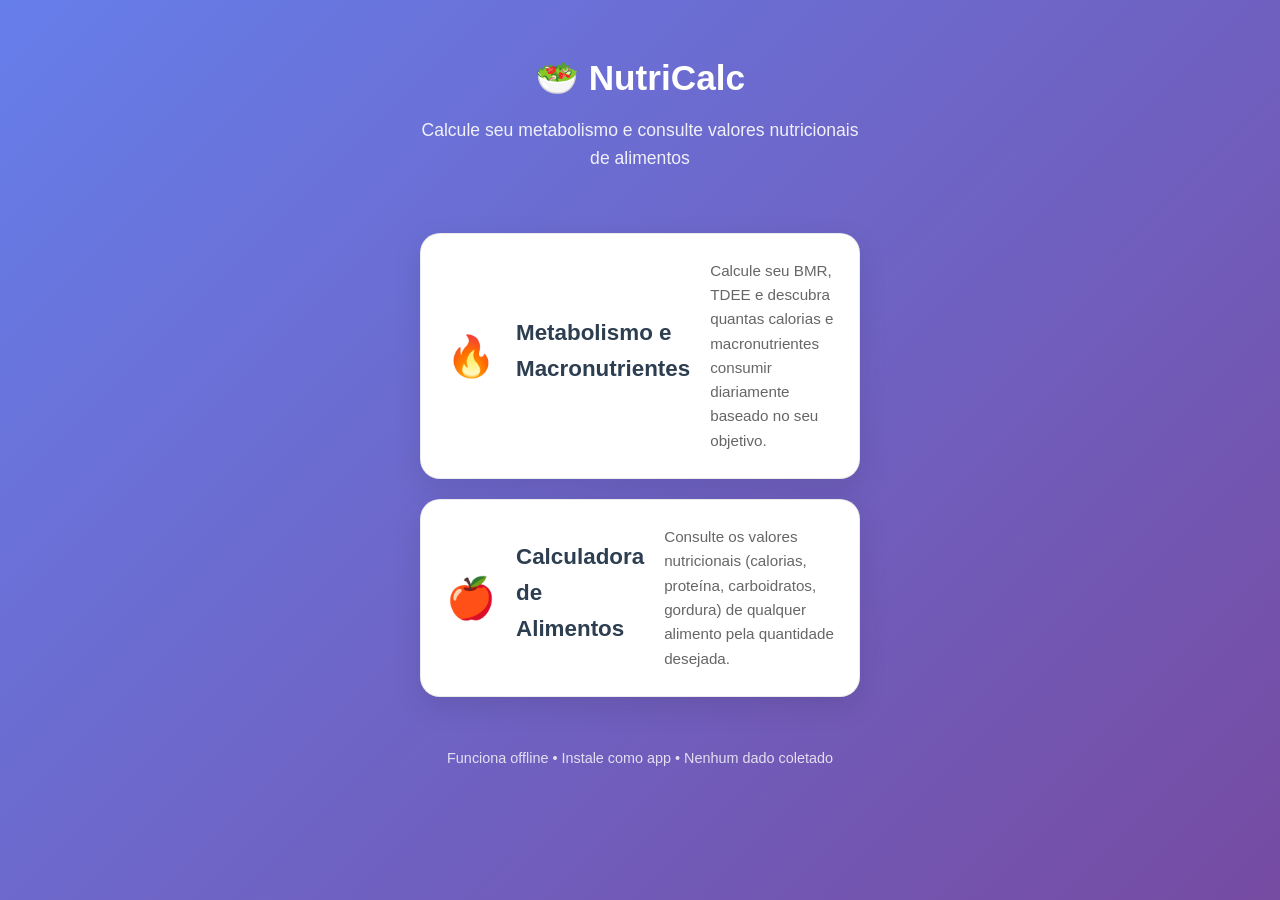
<file: index.html>
<!DOCTYPE html>
<html lang="pt-BR">
<head>
    <meta charset="UTF-8">
    <meta name="viewport" content="width=device-width, initial-scale=1.0">
    <title>NutriCalc - Calculadora de Nutrição</title>
    <link rel="manifest" href="manifest.json">
    <link rel="stylesheet" href="style.css">
</head>
<body>
    <div class="container">
        <header>
            <h1>🥗 NutriCalc</h1>
            <p>Calcule seu metabolismo e consulte valores nutricionais de alimentos</p>
        </header>

        <div class="cards">
            <a href="metabolismo-calculadora.html" class="card">
                <div class="card-icon">🔥</div>
                <h3>Metabolismo e Macronutrientes</h3>
                <p>Calcule seu BMR, TDEE e descubra quantas calorias e macronutrientes consumir diariamente baseado no seu objetivo.</p>
            </a>

            <a href="alimento-calculadora.html" class="card">
                <div class="card-icon">🍎</div>
                <h3>Calculadora de Alimentos</h3>
                <p>Consulte os valores nutricionais (calorias, proteína, carboidratos, gordura) de qualquer alimento pela quantidade desejada.</p>
            </a>
        </div>

        <footer>
            <p>Funciona offline • Instale como app • Nenhum dado coletado</p>
        </footer>
    </div>

    <script>
        // Register service worker for PWA functionality
        if ('serviceWorker' in navigator) {
            window.addEventListener('load', () => {
                navigator.serviceWorker.register('service-worker.js')
                    .then(reg => console.log('Service Worker registrado:', reg.scope))
                    .catch(err => console.error('Falha ao registrar Service Worker:', err));
            });
        }
    </script>
</body>
</html>
</file>
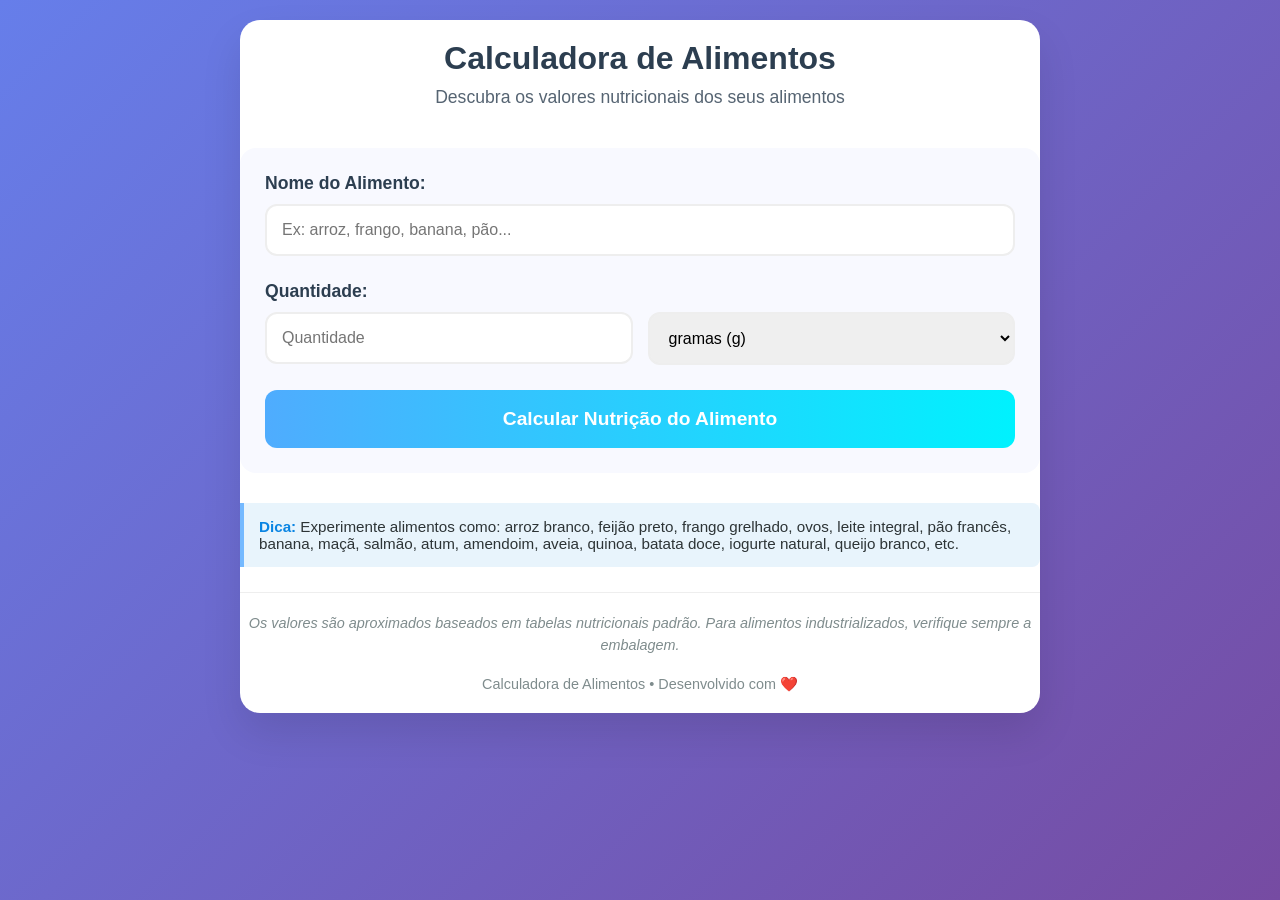
<file: alimento-calculadora.html>
<!DOCTYPE html>
<html lang="pt-BR">
<head>
    <meta charset="UTF-8">
    <meta name="viewport" content="width=device-width, initial-scale=1.0">
    <title>Calculadora de Alimentos - NutriCalc</title>
    <link rel="manifest" href="manifest.json">
    <style>
        * {
            margin: 0;
            padding: 0;
            box-sizing: border-box;
        }

        body {
            font-family: 'Segoe UI', Tahoma, Geneva, Verdana, sans-serif;
            background: linear-gradient(135deg, #667eea 0%, #764ba2 100%);
            min-height: 100vh;
            padding: 20px;
            display: flex;
            justify-content: center;
            align-items: flex-start;
        }

        .container {
            background: white;
            border-radius: 20px;
            box-shadow: 0 20px 40px rgba(0,0,0,0.1);
            width: 100%;
            max-width: 800px;
        }

        header {
            text-align: center;
            color: #2c3e50;
            margin-bottom: 20px;
            padding: 20px;
        }

        header h1 {
            font-size: 2rem;
            margin-bottom: 10px;
            font-weight: 700;
        }

        header p {
            opacity: 0.8;
            font-size: 1.1rem;
        }

        .form-content {
            background: #f8f9ff;
            border-radius: 16px;
            padding: 25px;
            margin-bottom: 30px;
        }

        .form-group {
            margin-bottom: 25px;
        }

        label {
            display: block;
            margin-bottom: 10px;
            font-weight: 600;
            color: #2c3e50;
            font-size: 1.1rem;
        }

        input, select {
            width: 100%;
            padding: 15px;
            border: 2px solid #eee;
            border-radius: 12px;
            font-size: 1rem;
            transition: all 0.3s ease;
        }

        input:focus, select:focus {
            border-color: #4facfe;
            box-shadow: 0 0 0 3px rgba(79, 172, 254, 0.2);
            outline: none;
        }

        .unit-selector {
            display: flex;
            gap: 15px;
            margin-top: 10px;
        }

        .unit-selector div {
            flex: 1;
        }

        button {
            width: 100%;
            background: linear-gradient(to right, #4facfe, #00f2fe);
            color: white;
            border: none;
            padding: 18px;
            font-size: 1.2rem;
            border-radius: 12px;
            cursor: pointer;
            font-weight: 700;
            transition: all 0.3s ease;
            position: relative;
            overflow: hidden;
        }

        button:hover {
            transform: translateY(-3px);
            box-shadow: 0 10px 20px rgba(79, 172, 254, 0.3);
        }

        button:active {
            transform: translateY(0);
        }

        button::after {
            content: '';
            position: absolute;
            top: 50%;
            left: 0;
            width: 0;
            height: 0;
            background: rgba(255,255,255,0.2);
            border-radius: 50%;
            transform: translate(-50%, -50%);
            transition: width 0.5s, height 0.5s;
        }

        button:hover::after {
            width: 300px;
            height: 300px;
        }

        .result {
            margin-top: 30px;
            padding: 25px;
            background: linear-gradient(to bottom, #f8f9ff, #eef2ff);
            border-radius: 16px;
            display: none;
            animation: slideUp 0.6s ease-out;
        }

        @keyframes slideUp {
            from {
                opacity: 0;
                transform: translateY(30px);
            }
            to {
                opacity: 1;
                transform: translateY(0);
            }
        }

        .result h2 {
            color: #2c3e50;
            text-align: center;
            margin-bottom: 25px;
            display: flex;
            align-items: center;
            justify-content: center;
            gap: 10px;
        }

        .result h2::before, .result h2::after {
            content: '';
            width: 40px;
            height: 3px;
            background: linear-gradient(to right, #4facfe, #00f2fe);
        }

        .result-grid {
            display: grid;
            gap: 20px;
            margin-bottom: 25px;
        }

        .result-card {
            background: white;
            padding: 20px;
            border-radius: 14px;
            box-shadow: 0 5px 15px rgba(0,0,0,0.08);
            border-left: 4px solid;
            transition: transform 0.3s ease;
        }

        .result-card:hover {
            transform: translateY(-5px);
        }

        .result-card.food { border-left-color: #fdcb6e; }

        .result-card h3 {
            color: #2c3e50;
            margin-bottom: 15px;
            display: flex;
            align-items: center;
            gap: 8px;
            font-size: 1.1rem;
        }

        .result-item {
            display: flex;
            justify-content: space-between;
            padding: 12px 0;
            border-bottom: 1px solid #eee;
        }

        .result-item:last-child {
            border-bottom: none;
        }

        .result-label {
            font-weight: 600;
            color: #34495e;
        }

        .result-value {
            font-weight: 700;
            font-size: 1.2rem;
            color: #2c3e50;
        }

        .macros-grid {
            display: grid;
            grid-template-columns: repeat(auto-fit, minmax(120px, 1fr));
            gap: 15px;
            margin-top: 20px;
        }

        .macro-item {
            background: #f8f9ff;
            padding: 15px;
            border-radius: 10px;
            text-align: center;
            border: 2px solid #eee;
            transition: all 0.3s ease;
        }

        .macro-item:hover {
            transform: translateY(-3px);
            box-shadow: 0 5px 15px rgba(0,0,0,0.1);
        }

        .macro-label {
            font-size: 0.9rem;
            color: #636e72;
            margin-bottom: 8px;
            font-weight: 600;
        }

        .macro-value {
            font-size: 1.8rem;
            font-weight: 800;
            color: #2c3e50;
        }

        .macro-unit {
            font-size: 0.9rem;
            color: #636e72;
        }

        .food-search-tip {
            background: #e8f4fc;
            border-left: 4px solid #74b9ff;
            padding: 15px;
            margin-top: 20px;
            border-radius: 0 8px 8px 0;
            font-size: 0.95rem;
            color: #2d3436;
        }

        .food-search-tip strong {
            color: #0984e3;
        }

        .info-text {
            margin-top: 25px;
            font-size: 0.9rem;
            color: #7f8c8d;
            text-align: center;
            padding-top: 20px;
            border-top: 1px solid #eee;
            line-height: 1.5;
        }

        .footer {
            text-align: center;
            padding: 20px;
            color: #7f8c8d;
            font-size: 0.9rem;
        }

        @media (max-width: 480px) {
            .form-content {
                padding: 20px;
            }

            header h1 {
                font-size: 1.8rem;
            }

            .unit-selector {
                flex-direction: column;
            }

            .result-card {
                padding: 15px;
            }

            .macros-grid {
                grid-template-columns: repeat(2, 1fr);
            }

            .food-search-tip {
                padding: 12px;
            }
        }
    </style>
</head>
<body>
    <div class="container">
        <header>
            <h1>Calculadora de Alimentos</h1>
            <p>Descubra os valores nutricionais dos seus alimentos</p>
        </header>

        <div class="form-content">
            <form id="foodForm">
                <div class="form-group">
                    <label for="foodName">Nome do Alimento:</label>
                    <input type="text" id="foodName" placeholder="Ex: arroz, frango, banana, pão..." required>
                </div>

                <div class="form-group">
                    <label for="quantity">Quantidade:</label>
                    <div class="unit-selector">
                        <div>
                            <input type="number" id="quantityValue" min="1" placeholder="Quantidade" required>
                        </div>
                        <div>
                            <select id="quantityUnit" required>
                                <option value="grams">gramas (g)</option>
                                <option value="portion">porção</option>
                                <option value="cup">xícara (chá)</option>
                                <option value="slice">fatia</option>
                                <option value="unit">unidade</option>
                            </select>
                        </div>
                    </div>
                </div>

                <button type="submit">Calcular Nutrição do Alimento</button>
            </form>
        </div>

        <div class="result" id="foodResult">
            <h2>Informações Nutricionais</h2>
            <div class="result-card food">
                <h3>🍎 Alimento Encontrado</h3>
                <div class="result-item">
                    <span class="result-label">Nome:</span>
                    <span class="result-value" id="foodNameResult"></span>
                </div>
                <div class="result-item">
                    <span class="result-label">Quantidade consultada:</span>
                    <span class="result-value" id="foodQuantityResult"></span>
                </div>
            </div>

            <div class="result-grid">
                <div class="result-card">
                    <h3>🔥 Energia</h3>
                    <div class="result-item">
                        <span class="result-label">Calorias:</span>
                        <span class="result-value" id="foodCalories"></span> kcal
                    </div>
                </div>

                <div class="result-card">
                    <h3>🥩 Macronutrientes</h3>
                    <div class="result-item">
                        <span class="result-label">Proteína:</span>
                        <span class="result-value" id="foodProtein"></span> g
                    </div>
                    <div class="result-item">
                        <span class="result-label">Carboidratos:</span>
                        <span class="result-value" id="foodCarbs"></span> g
                    </div>
                    <div class="result-card">
                        <span class="result-label">Gordura:</span>
                        <span class="result-value" id="foodFat"></span> g
                    </div>
                </div>

                <div class="result-card">
                    <h3>📊 Por 100g</h3>
                    <div class="result-item">
                        <span class="result-label">Calorias:</span>
                        <span class="result-value" id="foodCaloriesPer100"></span> kcal
                    </div>
                    <div class="result-item">
                        <span class="result-label">Proteína:</span>
                        <span class="result-value" id="foodProteinPer100"></span> g
                    </div>
                    <div class="result-item">
                        <span class="result-label">Carboidratos:</span>
                        <span class="result-value" id="foodCarbsPer100"></span> g
                    </div>
                    <div class="result-card">
                        <span class="result-label">Gordura:</span>
                        <span class="result-value" id="foodFatPer100"></span> g
                    </div>
                </div>
            </div>
        </div>

        <div class="food-search-tip">
            <strong>Dica:</strong> Experimente alimentos como: arroz branco, feijão preto, frango grelhado, ovos, leite integral, pão francês, banana, maçã, salmão, atum, amendoim, aveia, quinoa, batata doce, iogurte natural, queijo branco, etc.
        </div>

        <div class="info-text">
            <p><em>Os valores são aproximados baseados em tabelas nutricionais padrão. Para alimentos industrializados, verifique sempre a embalagem.</em></p>
        </div>

        <div class="footer">
            Calculadora de Alimentos • Desenvolvido com ❤️
        </div>
    </div>

    <script>
        // Food database (nutrition per 100g)
        const foodDatabase = {
            // Grains & Cereals
            "arroz branco": { calories: 130, protein: 2.7, carbs: 28, fat: 0.3 },
            "arroz integral": { calories: 111, protein: 2.6, carbs: 23, fat: 0.9 },
            "aveia": { calories: 389, protein: 16.9, carbs: 66, fat: 6.9 },
            "quinoa": { calories: 120, protein: 4.4, carbs: 21, fat: 1.9 },
            "pão francês": { calories: 275, protein: 9, carbs: 49, fat: 4.2 },
            "pão integral": { calories: 247, protein: 13, carbs: 41, fat: 4.2 },

            // Proteins
            "frango grelhado": { calories: 165, protein: 31, carbs: 0, fat: 3.6 },
            "peito de frango": { calories: 165, protein: 31, carbs: 0, fat: 3.6 },
            "coxa de frango": { calories: 209, protein: 18, carbs: 0, fat: 15 },
            "ovos": { calories: 155, protein: 13, carbs: 1.1, fat: 11 },
            "ovo cozido": { calories: 155, protein: 13, carbs: 1.1, fat: 11 },
            "carne bovina magra": { calories: 250, protein: 26, carbs: 0, fat: 17 },
            "salmão": { calories: 208, protein: 20, carbs: 0, fat: 13 },
            "atum em água": { calories: 116, protein: 26, carbs: 0, fat: 0.8 },
            "atum em óleo": { calories: 190, protein: 25, carbs: 0, fat: 9 },

            // Legumes
            "feijão preto": { calories: 91, protein: 6, carbs: 16, fat: 0.5 },
            "feijão carioca": { calories: 94, protein: 6.3, carbs: 16, fat: 0.5 },
            "lentilha": { calories: 116, protein: 9, carbs: 20, fat: 0.4 },
            "grão-de-bico": { calories: 164, protein: 8.9, carbs: 27, fat: 2.6 },

            // Fruits
            "banana": { calories: 89, protein: 1.1, carbs: 23, fat: 0.3 },
            "maçã": { calories: 52, protein: 0.3, carbs: 14, fat: 0.2 },
            "laranja": { calories: 47, protein: 0.9, carbs: 12, fat: 0.1 },
            "manga": { calories: 60, protein: 0.8, carbs: 15, fat: 0.4 },
            "abacaxi": { calories: 50, protein: 0.5, carbs: 13, fat: 0.1 },
            "morango": { calories: 32, protein: 0.7, carbs: 7.7, fat: 0.3 },
            "uva": { calories: 69, protein: 0.6, carbs: 18, fat: 0.2 },

            // Vegetables
            "batata": { calories: 77, protein: 2, carbs: 17, fat: 0.1 },
            "batata doce": { calories: 86, protein: 1.6, carbs: 20, fat: 0.1 },
            "cenoura": { calories: 41, protein: 0.9, carbs: 9.6, fat: 0.2 },
            "brócolis": { calories: 34, protein: 2.8, carbs: 7, fat: 0.4 },
            "alface": { calories: 15, protein: 1.4, carbs: 2.9, fat: 0.2 },
            "tomate": { calories: 18, protein: 0.9, carbs: 3.9, fat: 0.2 },
            "cebola": { calories: 40, protein: 1.1, carbs: 9.3, fat: 0.1 },
            "alho": { calories: 149, protein: 6.4, carbs: 33, fat: 0.5 },

            // Dairy
            "leite integral": { calories: 61, protein: 3.2, carbs: 4.8, fat: 3.2 },
            "leite desnatado": { calories: 35, protein: 3.4, carbs: 5, fat: 0.2 },
            "iogurte natural": { calories: 59, protein: 3.5, carbs: 5, fat: 3.3 },
            "queijo branco": { calories: 98, protein: 11, carbs: 3.4, fat: 4.3 },
            "queijo cheddar": { calories: 403, protein: 25, carbs: 1.3, fat: 33 },

            // Nuts & Seeds
            "amendoim": { calories: 567, protein: 25.8, carbs: 16, fat: 49 },
            "amêndoas": { calories: 579, protein: 21.2, carbs: 22, fat: 50 },
            "nozes": { calories: 654, protein: 15.2, carbs: 14, fat: 65 },
            "chia": { calories: 486, protein: 16.5, carbs: 42, fat: 31 },
            "linhaça": { calories: 534, protein: 18.3, carbs: 29, fat: 42 },

            // Others
            "azeite de oliva": { calories: 884, protein: 0, carbs: 0, fat: 100 },
            "mel": { calories: 304, protein: 0.3, carbs: 82, fat: 0 },
            "açúcar": { calories: 387, protein: 0, carbs: 100, fat: 0 },
            "chocolate amargo 70%": { calories: 598, protein: 7.8, carbs: 46, fat: 42 },
        };

        // Food Calculator
        document.getElementById('foodForm').addEventListener('submit', function(e) {
            e.preventDefault();

            const foodNameInput = document.getElementById('foodName').value.trim().toLowerCase();
            const quantityValue = parseFloat(document.getElementById('quantityValue').value);
            const quantityUnit = document.getElementById('quantityUnit').value;

            if (!foodNameInput || isNaN(quantityValue) || quantityValue <= 0) {
                alert('Por favor, preencha todos os campos corretamente.');
                return;
            }

            // Find food in database (partial match)
            let foundFood = null;
            let foodKey = '';

            for (const key in foodDatabase) {
                if (key.includes(foodNameInput) || foodNameInput.includes(key)) {
                    foundFood = foodDatabase[key];
                    foodKey = key;
                    break;
                }
            }

            if (!foundFood) {
                alert('Alimento não encontrado na base de dados. Tente outro nome ou seja mais específico.');
                return;
            }

            // Convert quantity to grams based on unit
            let quantityInGrams = quantityValue;
            switch(quantityUnit) {
                case 'portion':
                    // Assume a standard portion is 100g for most foods
                    quantityInGrams = quantityValue * 100;
                    break;
                case 'cup':
                    // Assume 1 cup ≈ 240ml, but varies by food - using 150g as average
                    quantityInGrams = quantityValue * 150;
                    break;
                case 'slice':
                    // Assume 1 slice ≈ 30g (bread, cheese, etc.)
                    quantityInGrams = quantityValue * 30;
                    break;
                case 'unit':
                    // Assume 1 unit ≈ 100g (fruit, egg, etc.)
                    quantityInGrams = quantityValue * 100;
                    break;
                case 'grams':
                default:
                    quantityInGrams = quantityValue;
                    break;
            }

            // Calculate nutrition for the given quantity
            const multiplier = quantityInGrams / 100;
            const calories = foundFood.calories * multiplier;
            const protein = foundFood.protein * multiplier;
            const carbs = foundFood.carbs * multiplier;
            const fat = foundFood.fat * multiplier;

            // Display results
            document.getElementById('foodNameResult').textContent = foodKey.charAt(0).toUpperCase() + foodKey.slice(1);
            document.getElementById('foodQuantityResult').textContent = `${quantityValue} ${getUnitLabel(quantityUnit)}`;
            document.getElementById('foodCalories').textContent = Math.round(calories);
            document.getElementById('foodProtein').textContent = Math.round(protein * 10) / 10; // 1 decimal
            document.getElementById('foodCarbs').textContent = Math.round(carbs * 10) / 10; // 1 decimal
            document.getElementById('foodFat').textContent = Math.round(fat * 10) / 10; // 1 decimal
            document.getElementById('foodCaloriesPer100').textContent = foundFood.calories;
            document.getElementById('foodProteinPer100').textContent = foundFood.protein;
            document.getElementById('foodCarbsPer100').textContent = foundFood.carbs;
            document.getElementById('foodFatPer100').textContent = foundFood.fat;

            // Show result with animation
            const resultElement = document.getElementById('foodResult');
            resultElement.style.display = 'block';
            resultElement.style.opacity = '0';
            resultElement.style.transform = 'translateY(20px)';

            // Trigger reflow to enable animation
            void resultElement.offsetWidth;

            resultElement.style.transition = 'opacity 0.5s ease, transform 0.5s ease';
            resultElement.style.opacity = '1';
            resultElement.style.transform = 'translateY(0)';

            // Scroll to results
            resultElement.scrollIntoView({ behavior: 'smooth', block: 'center' });
        });

        function getUnitLabel(unit) {
            switch(unit) {
                case 'grams': return 'g';
                case 'portion': return 'porção(es)';
                case 'cup': return 'xícara(s)';
                case 'slice': return 'fatia(s)';
                case 'unit': return 'unidade(s)';
                default: return 'g';
            }
        }
    </script>

    <!-- PWA Service Worker Registration -->
    <script>
        if ('serviceWorker' in navigator) {
            window.addEventListener('load', () => {
                navigator.serviceWorker.register('service-worker.js');
            });
        }
    </script>
</body>
</html>
</file>
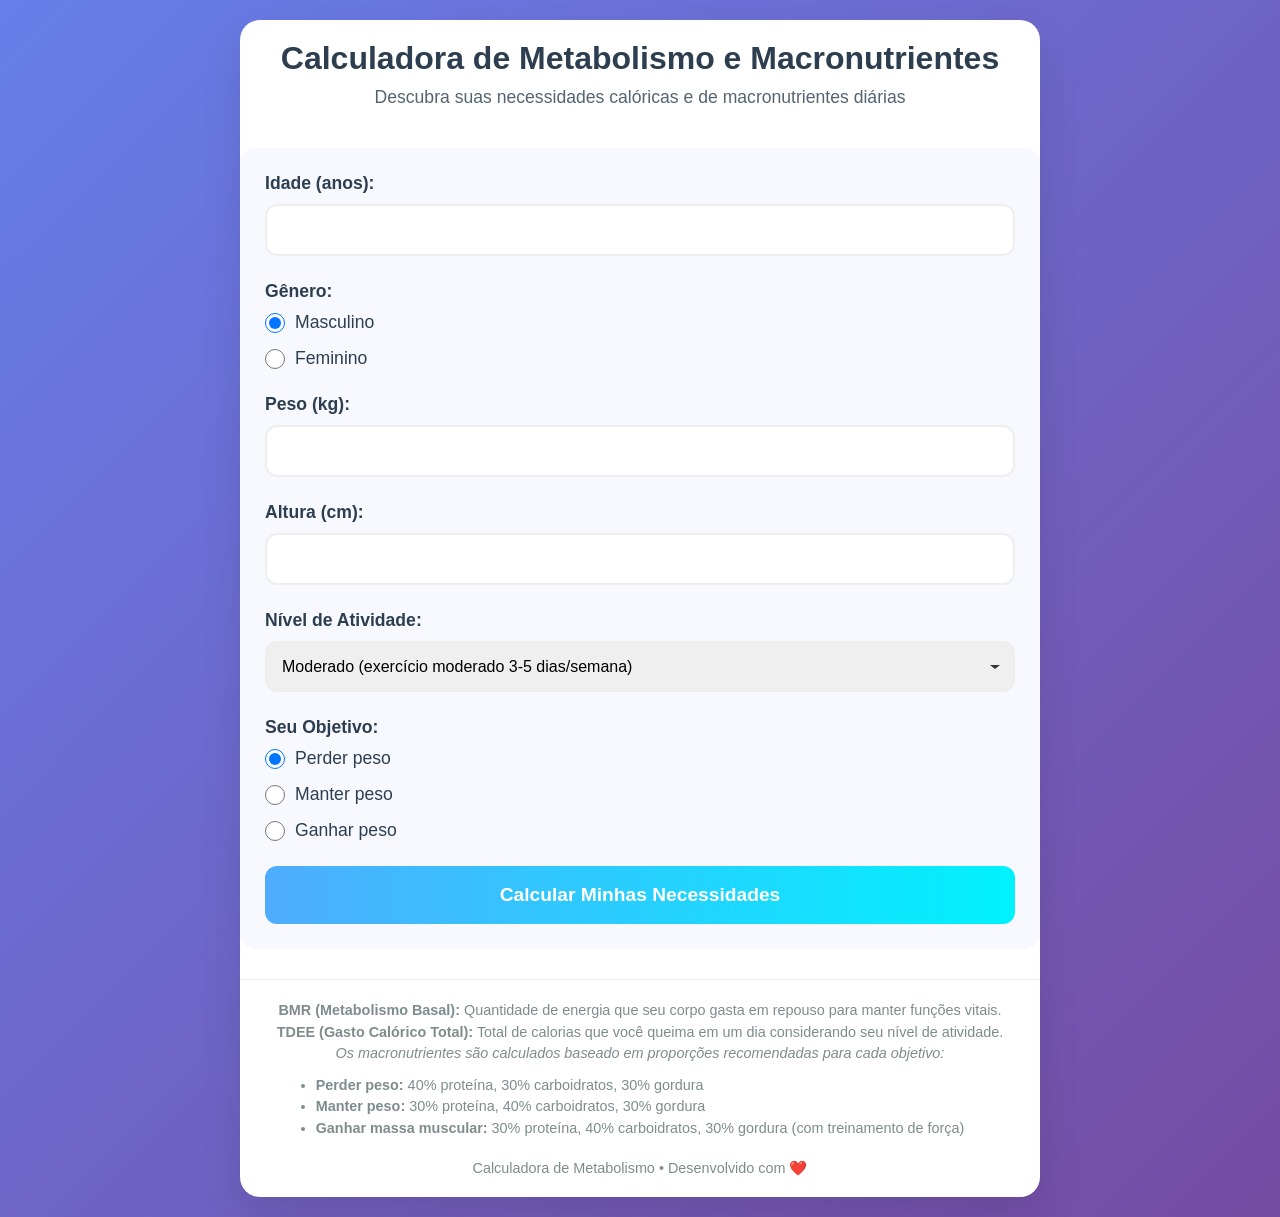
<file: metabolismo-calculadora.html>
<!DOCTYPE html>
<html lang="pt-BR">
<head>
    <meta charset="UTF-8">
    <meta name="viewport" content="width=device-width, initial-scale=1.0">
    <title>Metabolismo e Macronutrientes - NutriCalc</title>
    <link rel="manifest" href="manifest.json">
    <style>
        * {
            margin: 0;
            padding: 0;
            box-sizing: border-box;
        }

        body {
            font-family: 'Segoe UI', Tahoma, Geneva, Verdana, sans-serif;
            background: linear-gradient(135deg, #667eea 0%, #764ba2 100%);
            min-height: 100vh;
            padding: 20px;
            display: flex;
            justify-content: center;
            align-items: flex-start;
        }

        .container {
            background: white;
            border-radius: 20px;
            box-shadow: 0 20px 40px rgba(0,0,0,0.1);
            width: 100%;
            max-width: 800px;
        }

        header {
            text-align: center;
            color: #2c3e50;
            margin-bottom: 20px;
            padding: 20px;
        }

        header h1 {
            font-size: 2rem;
            margin-bottom: 10px;
            font-weight: 700;
        }

        header p {
            opacity: 0.8;
            font-size: 1.1rem;
        }

        .form-content {
            background: #f8f9ff;
            border-radius: 16px;
            padding: 25px;
            margin-bottom: 30px;
        }

        .form-group {
            margin-bottom: 25px;
        }

        label {
            display: block;
            margin-bottom: 10px;
            font-weight: 600;
            color: #2c3e50;
            font-size: 1.1rem;
        }

        input, select {
            width: 100%;
            padding: 15px;
            border: 2px solid #eee;
            border-radius: 12px;
            font-size: 1rem;
            transition: all 0.3s ease;
        }

        input:focus, select:focus {
            border-color: #4facfe;
            box-shadow: 0 0 0 3px rgba(79, 172, 254, 0.2);
            outline: none;
        }

        .options-group {
            display: grid;
            gap: 15px;
            margin-top: 10px;
        }

        .option {
            display: flex;
            align-items: center;
            gap: 10px;
        }

        .option input[type="radio"] {
            width: 20px;
            height: 20px;
            cursor: pointer;
        }

        .option label {
            cursor: pointer;
            font-weight: normal;
            margin: 0;
        }

        .activity-group {
            margin-bottom: 25px;
        }

        .activity-label {
            display: block;
            margin-bottom: 10px;
            font-weight: 600;
            color: #2c3e50;
            font-size: 1.1rem;
        }

        #activity {
            width: 100%;
            padding: 15px;
            border: 2px solid #eee;
            border-radius: 12px;
            font-size: 1rem;
            appearance: none;
            background-image: url("data:image/svg+xml,%3Csvg width='12' height='6' viewBox='0 0 12 6' xmlns='http://www.w3.org/2000/svg'%3E%3Cpath d='M1 1l5 4 5-4' fill='%23333' stroke='none'/%3E%3C/svg%3E");
            background-repeat: no-repeat;
            background-position: right 12px center;
            background-size: 12px 6px;
        }

        button {
            width: 100%;
            background: linear-gradient(to right, #4facfe, #00f2fe);
            color: white;
            border: none;
            padding: 18px;
            font-size: 1.2rem;
            border-radius: 12px;
            cursor: pointer;
            font-weight: 700;
            transition: all 0.3s ease;
            position: relative;
            overflow: hidden;
        }

        button:hover {
            transform: translateY(-3px);
            box-shadow: 0 10px 20px rgba(79, 172, 254, 0.3);
        }

        button:active {
            transform: translateY(0);
        }

        button::after {
            content: '';
            position: absolute;
            top: 50%;
            left: 0;
            width: 0;
            height: 0;
            background: rgba(255,255,255,0.2);
            border-radius: 50%;
            transform: translate(-50%, -50%);
            transition: width 0.5s, height 0.5s;
        }

        button:hover::after {
            width: 300px;
            height: 300px;
        }

        .result {
            margin-top: 30px;
            padding: 25px;
            background: linear-gradient(to bottom, #f8f9ff, #eef2ff);
            border-radius: 16px;
            display: none;
            animation: slideUp 0.6s ease-out;
        }

        @keyframes slideUp {
            from {
                opacity: 0;
                transform: translateY(30px);
            }
            to {
                opacity: 1;
                transform: translateY(0);
            }
        }

        .result h2 {
            color: #2c3e50;
            text-align: center;
            margin-bottom: 25px;
            display: flex;
            align-items: center;
            justify-content: center;
            gap: 10px;
        }

        .result h2::before, .result h2::after {
            content: '';
            width: 40px;
            height: 3px;
            background: linear-gradient(to right, #4facfe, #00f2fe);
        }

        .result-grid {
            display: grid;
            gap: 20px;
            margin-bottom: 25px;
        }

        .result-card {
            background: white;
            padding: 20px;
            border-radius: 14px;
            box-shadow: 0 5px 15px rgba(0,0,0,0.08);
            border-left: 4px solid;
            transition: transform 0.3s ease;
        }

        .result-card:hover {
            transform: translateY(-5px);
        }

        .result-card.bmr { border-left-color: #4facfe; }
        .result-card.tdee { border-left-color: #00f2fe; }
        .result-card.goal { border-left-color: #ff9ff3; }
        .result-card.macros { border-left-color: #fd79a8; }

        .result-card h3 {
            color: #2c3e50;
            margin-bottom: 15px;
            display: flex;
            align-items: center;
            gap: 8px;
            font-size: 1.1rem;
        }

        .result-item {
            display: flex;
            justify-content: space-between;
            padding: 12px 0;
            border-bottom: 1px solid #eee;
        }

        .result-item:last-child {
            border-bottom: none;
        }

        .result-label {
            font-weight: 600;
            color: #34495e;
        }

        .result-value {
            font-weight: 700;
            font-size: 1.2rem;
            color: #2c3e50;
        }

        .result-value.loss { color: #e74c3c; }
        .result-value.maintain { color: #2ecc71; }
        .result-value.gain { color: #f39c12; }

        .macros-grid {
            display: grid;
            grid-template-columns: repeat(auto-fit, minmax(120px, 1fr));
            gap: 15px;
            margin-top: 20px;
        }

        .macro-item {
            background: #f8f9ff;
            padding: 15px;
            border-radius: 10px;
            text-align: center;
            border: 2px solid #eee;
            transition: all 0.3s ease;
        }

        .macro-item:hover {
            transform: translateY(-3px);
            box-shadow: 0 5px 15px rgba(0,0,0,0.1);
        }

        .macro-label {
            font-size: 0.9rem;
            color: #636e72;
            margin-bottom: 8px;
            font-weight: 600;
        }

        .macro-value {
            font-size: 1.8rem;
            font-weight: 800;
            color: #2c3e50;
        }

        .macro-unit {
            font-size: 0.9rem;
            color: #636e72;
        }

        .recommendations {
            margin-top: 30px;
            padding: 25px;
            background: #fff8f0;
            border-radius: 16px;
            border-left: 4px solid #e17055;
            display: none;
        }

        .recommendations.active {
            display: block;
            animation: slideUp 0.6s ease-out;
        }

        .recommendations h3 {
            color: #d35400;
            margin-bottom: 20px;
            display: flex;
            align-items: center;
            gap: 10px;
        }

        .recommendations h3::before {
            content: '💡';
            font-size: 1.5rem;
        }

        .rec-card {
            background: white;
            border-radius: 12px;
            padding: 20px;
            margin-bottom: 15px;
            box-shadow: 0 4px 12px rgba(0,0,0,0.08);
            border-top: 4px solid;
            transition: transform 0.3s ease;
        }

        .rec-card:hover {
            transform: translateY(-3px);
        }

        .rec-card.loss { border-top-color: #e74c3c; }
        .rec-card.maintain { border-top-color: #2ecc71; }
        .rec-card.gain { border-top-color: #f39c12; }

        .rec-card h4 {
            color: #2c3e50;
            margin-bottom: 12px;
            display: flex;
            align-items: center;
            gap: 8px;
        }

        .rec-badge {
            display: inline-block;
            background: #f8f9ff;
            color: #2c3e50;
            padding: 4px 10px;
            border-radius: 12px;
            font-size: 0.85rem;
            font-weight: 600;
        }

        .rec-badge.loss { background: #fdecea; color: #e74c3c; }
        .rec-badge.maintain { background: #e8f8f5; color: #2ecc71; }
        .rec-badge.gain { background: #fdf2e9; color: #f39c12; }

        .rec-details {
            display: grid;
            grid-template-columns: repeat(auto-fit, minmax(140px, 1fr));
            gap: 12px;
            margin-top: 12px;
        }

        .rec-item {
            text-align: center;
        }

        .rec-label {
            font-size: 0.9rem;
            color: #636e72;
            margin-bottom: 4px;
            font-weight: 600;
        }

        .rec-value {
            font-size: 1.1rem;
            font-weight: 700;
            color: #2c3e50;
        }

        .rec-value.high { color: #27ae60; }
        .rec-value.medium { color: #f39c12; }
        .rec-value.low { color: #e74c3c; }

        .rec-explanation {
            margin-top: 15px;
            padding-top: 12px;
            border-top: 1px solid #eee;
            font-size: 0.95rem;
            color: #5d6d7e;
            line-height: 1.4;
        }

        .info-text {
            margin-top: 25px;
            font-size: 0.9rem;
            color: #7f8c8d;
            text-align: center;
            padding-top: 20px;
            border-top: 1px solid #eee;
            line-height: 1.5;
        }

        .footer {
            text-align: center;
            padding: 20px;
            color: #7f8c8d;
            font-size: 0.9rem;
        }

        @media (max-width: 480px) {
            .form-content {
                padding: 20px;
            }

            header h1 {
                font-size: 1.8rem;
            }

            .result-card {
                padding: 15px;
            }

            .macros-grid {
                grid-template-columns: repeat(2, 1fr);
            }

            .recommendations {
                padding: 20px;
            }

            .rec-details {
                grid-template-columns: repeat(2, 1fr);
            }
        }
    </style>
</head>
<body>
    <div class="container">
        <header>
            <h1>Calculadora de Metabolismo e Macronutrientes</h1>
            <p>Descubra suas necessidades calóricas e de macronutrientes diárias</p>
        </header>

        <div class="form-content">
            <form id="bmrForm">
                <div class="form-group">
                    <label for="age">Idade (anos):</label>
                    <input type="number" id="age" min="1" max="120" required>
                </div>

                <div class="form-group">
                    <label for="gender">Gênero:</label>
                    <div class="options-group">
                        <div class="option">
                            <input type="radio" id="male" name="gender" value="male" checked>
                            <label for="male">Masculino</label>
                        </div>
                        <div class="option">
                            <input type="radio" id="female" name="gender" value="female">
                            <label for="female">Feminino</label>
                        </div>
                    </div>
                </div>

                <div class="form-group">
                    <label for="weight">Peso (kg):</label>
                    <input type="number" id="weight" min="20" max="300" step="0.1" required>
                </div>

                <div class="form-group">
                    <label for="height">Altura (cm):</label>
                    <input type="number" id="height" min="50" max="250" step="0.1" required>
                </div>

                <div class="activity-group">
                    <label for="activity" class="activity-label">Nível de Atividade:</label>
                    <select id="activity" required>
                        <option value="sedentary">Sedentário (pouco ou nenhum exercício)</option>
                        <option value="light">Leve (exercício leve 1-3 dias/semana)</option>
                        <option value="moderate" selected>Moderado (exercício moderado 3-5 dias/semana)</option>
                        <option value="very">Muito ativo (exercício intenso 6-7 dias/semana)</option>
                        <option value="extra">Extra ativo (exercício muito intenso + trabalho físico)</option>
                    </select>
                </div>

                <div class="form-group">
                    <label for="goal">Seu Objetivo:</label>
                    <div class="options-group">
                        <div class="option">
                            <input type="radio" id="lose" name="goal" value="lose" checked>
                            <label for="lose">Perder peso</label>
                        </div>
                        <div class="option">
                            <input type="radio" id="maintain" name="goal" value="maintain">
                            <label for="maintain">Manter peso</label>
                        </div>
                        <div class="option">
                            <input type="radio" id="gain" name="goal" value="gain">
                            <label for="gain">Ganhar peso</label>
                        </div>
                    </div>
                </div>

                <button type="submit">Calcular Minhas Necessidades</button>
            </form>
        </div>

        <div class="result" id="metabolismResult">
            <h2>Seus Resultados Personalizados</h2>
            <div class="result-grid">
                <div class="result-card bmr">
                    <h3>🔥 Seu Metabolismo Basal (BMR)</h3>
                    <div class="result-item">
                        <span class="result-label">Mifflin-St Jeor:</span>
                        <span class="result-value" id="bmrMsj"></span> kcal/dia
                    </div>
                    <div class="result-item">
                        <span class="result-label">Harris-Benedict:</span>
                        <span class="result-value" id="bmrHb"></span> kcal/dia
                    </div>
                </div>

                <div class="result-card tdee">
                    <h3>⚡ Gasto Calórico Total (TDEE)</h3>
                    <div class="result-item">
                        <span class="result-label">Com seu nível de atividade:</span>
                        <span class="result-value" id="tdee"></span> kcal/dia
                    </div>
                </div>

                <div class="result-card goal">
                    <h3>🎯 Para Seu Objetivo:</h3>
                    <div class="result-item">
                        <span class="result-label">Calorias diárias recomendadas:</span>
                        <span class="result-value" id="calGoal"></span> kcal/dia
                    </div>
                </div>

                <div class="result-card macros">
                    <h3>🥗 Distribuição de Macronutrientes</h3>
                    <div class="macros-grid" id="macrosGrid">
                        <!-- Macronutrients will be injected here by JavaScript -->
                    </div>
                </div>
            </div>
        </div>

        <div class="recommendations" id="recommendationsSection">
            <h3>💡 Recomendações de Custo-Benefício</h3>
            <div id="recommendationsContent">
                <!-- Top 5 recommendations will be injected here by JavaScript -->
            </div>
        </div>

        <div class="info-text">
            <p><strong>BMR (Metabolismo Basal):</strong> Quantidade de energia que seu corpo gasta em repouso para manter funções vitais.</p>
            <p><strong>TDEE (Gasto Calórico Total):</strong> Total de calorias que você queima em um dia considerando seu nível de atividade.</p>
            <p><em>Os macronutrientes são calculados baseado em proporções recomendadas para cada objetivo:</em></p>
            <ul style="text-align: left; display: inline-block; margin-top: 10px;">
                <li><strong>Perder peso:</strong> 40% proteína, 30% carboidratos, 30% gordura</li>
                <li><strong>Manter peso:</strong> 30% proteína, 40% carboidratos, 30% gordura</li>
                <li><strong>Ganhar massa muscular:</strong> 30% proteína, 40% carboidratos, 30% gordura (com treinamento de força)</li>
            </ul>
        </div>

        <div class="footer">
            Calculadora de Metabolismo • Desenvolvido com ❤️
        </div>
    </div>

    <script>
        // Food database (nutrition per 100g) - used for recommendations
        const foodDatabase = {
            // Grains & Cereals
            "arroz branco": { calories: 130, protein: 2.7, carbs: 28, fat: 0.3, costPer100g: 0.80, fiber: 0.4, sugar: 0.1, glycemicIndex: 70 },
            "arroz integral": { calories: 111, protein: 2.6, carbs: 23, fat: 0.9, costPer100g: 1.20, fiber: 1.8, sugar: 0.3, glycemicIndex: 50 },
            "aveia": { calories: 389, protein: 16.9, carbs: 66, fat: 6.9, costPer100g: 1.50, fiber: 10.6, sugar: 0.0, glycemicIndex: 55 },
            "quinoa": { calories: 120, protein: 4.4, carbs: 21, fat: 1.9, costPer100g: 8.50, fiber: 2.8, sugar: 0.0, glycemicIndex: 53 },
            "pão francês": { calories: 275, protein: 9, carbs: 49, fat: 4.2, costPer100g: 0.60, fiber: 2.7, sugar: 5.0, glycemicIndex: 95 },
            "pão integral": { calories: 247, protein: 13, carbs: 41, fat: 4.2, costPer100g: 0.80, fiber: 6.0, sugar: 5.0, glycemicIndex: 50 },

            // Proteins
            "frango grelhado": { calories: 165, protein: 31, carbs: 0, fat: 3.6, costPer100g: 6.50, fiber: 0.0, sugar: 0.0, glycemicIndex: 0 },
            "peito de frango": { calories: 165, protein: 31, carbs: 0, fat: 3.6, costPer100g: 6.50, fiber: 0.0, sugar: 0.0, glycemicIndex: 0 },
            "coxa de frango": { calories: 209, protein: 18, carbs: 0, fat: 15, costPer100g: 4.80, fiber: 0.0, sugar: 0.0, glycemicIndex: 0 },
            "ovos": { calories: 155, protein: 13, carbs: 1.1, fat: 11, costPer100g: 3.20, fiber: 0.0, sugar: 1.1, glycemicIndex: 0 },
            "ovo cozido": { calories: 155, protein: 13, carbs: 1.1, fat: 11, costPer100g: 3.20, fiber: 0.0, sugar: 1.1, glycemicIndex: 0 },
            "carne bovina magra": { calories: 250, protein: 26, carbs: 0, fat: 17, costPer100g: 12.00, fiber: 0.0, sugar: 0.0, glycemicIndex: 0 },
            "salmão": { calories: 208, protein: 20, carbs: 0, fat: 13, costPer100g: 18.50, fiber: 0.0, sugar: 0.0, glycemicIndex: 0 },
            "atum em água": { calories: 116, protein: 26, carbs: 0, fat: 0.8, costPer100g: 4.20, fiber: 0.0, sugar: 0.0, glycemicIndex: 0 },
            "atum em óleo": { calories: 190, protein: 25, carbs: 0, fat: 9, costPer100g: 3.80, fiber: 0.0, sugar: 0.0, glycemicIndex: 0 },

            // Legumes
            "feijão preto": { calories: 91, protein: 6, carbs: 16, fat: 0.5, costPer100g: 1.80, fiber: 8.7, sugar: 0.3, glycemicIndex: 30 },
            "feijão carioca": { calories: 94, protein: 6.3, carbs: 16, fat: 0.5, costPer100g: 1.70, fiber: 7.6, sugar: 0.3, glycemicIndex: 40 },
            "lentilha": { calories: 116, protein: 9, carbs: 20, fat: 0.4, costPer100g: 1.40, fiber: 7.9, sugar: 1.8, glycemicIndex: 30 },
            "grão-de-bico": { calories: 164, protein: 8.9, carbs: 27, fat: 2.6, costPer100g: 1.60, fiber: 7.6, sugar: 1.8, glycemicIndex: 35 },

            // Fruits
            "banana": { calories: 89, protein: 1.1, carbs: 23, fat: 0.3, costPer100g: 0.60, fiber: 2.6, sugar: 12.2, glycemicIndex: 51 },
            "maçã": { calories: 52, protein: 0.3, carbs: 14, fat: 0.2, costPer100g: 0.90, fiber: 2.4, sugar: 10.4, glycemicIndex: 38 },
            "laranja": { calories: 47, protein: 0.9, carbs: 12, fat: 0.1, costPer100g: 0.70, fiber: 2.4, sugar: 9.4, glycemicIndex: 42 },
            "manga": { calories: 60, protein: 0.8, carbs: 15, fat: 0.4, costPer100g: 1.20, fiber: 1.6, sugar: 13.7, glycemicIndex: 51 },
            "abacaxi": { calories: 50, protein: 0.5, carbs: 13, fat: 0.1, costPer100g: 1.00, fiber: 0.5, sugar: 9.9, glycemicIndex: 66 },
            "morango": { calories: 32, protein: 0.7, carbs: 7.7, fat: 0.3, costPer100g: 2.50, fiber: 2.0, sugar: 4.9, glycemicIndex: 40 },
            "uva": { calories: 69, protein: 0.6, carbs: 18, fat: 0.2, costPer100g: 1.80, fiber: 0.9, sugar: 16.3, glycemicIndex: 53 },

            // Vegetables
            "batata": { calories: 77, protein: 2, carbs: 17, fat: 0.1, costPer100g: 0.50, fiber: 2.2, sugar: 0.9, glycemicIndex: 85 },
            "batata doce": { calories: 86, protein: 1.6, carbs: 20, fat: 0.1, costPer100g: 0.80, fiber: 3.0, sugar: 4.2, glycemicIndex: 61 },
            "cenoura": { calories: 41, protein: 0.9, carbs: 9.6, fat: 0.2, costPer100g: 0.40, fiber: 2.8, sugar: 4.7, glycemicIndex: 35 },
            "brócolis": { calories: 34, protein: 2.8, carbs: 7, fat: 0.4, costPer100g: 1.80, fiber: 2.6, sugar: 1.7, glycemicIndex: 15 },
            "alface": { calories: 15, protein: 1.4, carbs: 2.9, fat: 0.2, costPer100g: 0.80, fiber: 1.3, sugar: 0.8, glycemicIndex: 15 },
            "tomate": { calories: 18, protein: 0.9, carbs: 3.9, fat: 0.2, costPer100g: 1.20, fiber: 1.2, sugar: 2.6, glycemicIndex: 15 },
            "cebola": { calories: 40, protein: 1.1, carbs: 9.3, fat: 0.1, costPer100g: 0.60, fiber: 1.9, sugar: 4.2, glycemicIndex: 10 },
            "alho": { calories: 149, protein: 6.4, carbs: 33, fat: 0.5, costPer100g: 2.50, fiber: 2.1, sugar: 1.0, glycemicIndex: 30 },

            // Dairy
            "leite integral": { calories: 61, protein: 3.2, carbs: 4.8, fat: 3.2, costPer100g: 0.40, fiber: 0.0, sugar: 4.8, glycemicIndex: 40 },
            "leite desnatado": { calories: 35, protein: 3.4, carbs: 5, fat: 0.2, costPer100g: 0.30, fiber: 0.0, sugar: 5.0, glycemicIndex: 30 },
            "iogurte natural": { calories: 59, protein: 3.5, carbs: 5, fat: 3.3, costPer100g: 0.80, fiber: 0.0, sugar: 4.7, glycemicIndex: 35 },
            "queijo branco": { calories: 98, protein: 11, carbs: 3.4, fat: 4.3, costPer100g: 2.50, fiber: 0.0, sugar: 1.4, glycemicIndex: 30 },
            "queijo cheddar": { calories: 403, protein: 25, carbs: 1.3, fat: 33, costPer100g: 4.20, fiber: 0.0, sugar: 0.5, glycemicIndex: 0 },

            // Nuts & Seeds
            "amendoim": { calories: 567, protein: 25.8, carbs: 16, fat: 49, costPer100g: 2.80, fiber: 8.5, sugar: 4.9, glycemicIndex: 15 },
            "amêndoas": { calories: 579, protein: 21.2, carbs: 22, fat: 50, costPer100g: 7.50, fiber: 12.5, sugar: 4.3, glycemicIndex: 0 },
            "nozes": { calories: 654, protein: 15.2, carbs: 14, fat: 65, costPer100g: 3.20, fiber: 6.7, sugar: 2.6, glycemicIndex: 0 },
            "chia": { calories: 486, protein: 16.5, carbs: 42, fat: 31, costPer100g: 3.80, fiber: 34.4, sugar: 0.0, glycemicIndex: 0 },
            "linhaça": { calories: 534, protein: 18.3, carbs: 29, fat: 42, costPer100g: 2.20, fiber: 27.3, sugar: 0.0, glycemicIndex: 0 },

            // Others
            "azeite de oliva": { calories: 884, protein: 0, carbs: 0, fat: 100, costPer100g: 3.50, fiber: 0.0, sugar: 0.0, glycemicIndex: 0 },
            "mel": { calories: 304, protein: 0.3, carbs: 82, fat: 0, costPer100g: 2.80, fiber: 0.2, sugar: 82.1, glycemicIndex: 58 },
            "açúcar": { calories: 387, protein: 0, carbs: 100, fat: 0, costPer100g: 0.40, fiber: 0.0, sugar: 100.0, glycemicIndex: 65 },
            "chocolate amargo 70%": { calories: 598, protein: 7.8, carbs: 46, fat: 42, costPer100g: 2.20, fiber: 10.6, sugar: 24.0, glycemicIndex: 25 },
        };

        // Metabolism Calculator
        document.getElementById('bmrForm').addEventListener('submit', function(e) {
            e.preventDefault();

            // Get input values
            const age = parseFloat(document.getElementById('age').value);
            const gender = document.querySelector('input[name="gender"]:checked').value;
            const weight = parseFloat(document.getElementById('weight').value);
            const height = parseFloat(document.getElementById('height').value);
            const activity = document.getElementById('activity').value;
            const goal = document.querySelector('input[name="goal"]:checked').value;

            // Validate inputs
            if (isNaN(age) || isNaN(weight) || isNaN(height) || !activity || !goal) {
                alert('Por favor, preencha todos os campos corretamente.');
                return;
            }

            // Calculate BMR using Mifflin-St Jeor
            let bmrMsj;
            if (gender === 'male') {
                bmrMsj = 10 * weight + 6.25 * height - 5 * age + 5;
            } else {
                bmrMsj = 10 * weight + 6.25 * height - 5 * age - 161;
            }

            // Calculate BMR using Harris-Benedict
            let bmrHb;
            if (gender === 'male') {
                bmrHb = 88.362 + (13.397 * weight) + (4.799 * height) - (5.677 * age);
            } else {
                bmrHb = 447.593 + (9.247 * weight) + (3.098 * height) - (4.330 * age);
            }

            // Activity multipliers
            let activityMultiplier;
            switch(activity) {
                case 'sedentary': activityMultiplier = 1.2; break;
                case 'light': activityMultiplier = 1.375; break;
                case 'moderate': activityMultiplier = 1.55; break;
                case 'very': activityMultiplier = 1.725; break;
                case 'extra': activityMultiplier = 1.9; break;
                default: activityMultiplier = 1.2;
            }

            // Calculate TDEE for both formulas
            const tdeeMsj = bmrMsj * activityMultiplier;
            const tdeeHb = bmrHb * activityMultiplier;

            // Use average of both formulas for final calculations
            const bmrAvg = (bmrMsj + bmrHb) / 2;
            const tdeeAvg = (tdeeMsj + tdeeHb) / 2;

            // Determine calorie goal based on objective
            let calGoal;
            let proteinPerc, carbsPerc, fatPerc;

            switch(goal) {
                case 'lose':
                    calGoal = tdeeAvg - 500; // Deficit for weight loss
                    proteinPerc = 0.40; // 40%
                    carbsPerc = 0.30;   // 30%
                    fatPerc = 0.30;     // 30%
                    break;
                case 'maintain':
                    calGoal = tdeeAvg;   // Maintenance
                    proteinPerc = 0.30; // 30%
                    carbsPerc = 0.40;   // 40%
                    fatPerc = 0.30;     // 30%
                    break;
                case 'gain':
                    calGoal = tdeeAvg + 500; // Surplus for weight gain
                    proteinPerc = 0.30; // 30%
                    carbsPerc = 0.40;   // 40%
                    fatPerc = 0.30;     // 30%
                    break;
            }

            // Calculate macronutrients in grams
            const proteinGrams = (calGoal * proteinPerc) / 4; // 4 cal/g
            const carbsGrams = (calGoal * carbsPerc) / 4;     // 4 cal/g
            const fatGrams = (calGoal * fatPerc) / 9;         // 9 cal/g

            // Display results
            document.getElementById('bmrMsj').textContent = Math.round(bmrMsj);
            document.getElementById('bmrHb').textContent = Math.round(bmrHb);
            document.getElementById('tdee').textContent = Math.round(tdeeAvg);
            document.getElementById('calGoal').textContent = Math.round(calGoal);

            // Display macronutrients
            const macrosGrid = document.getElementById('macrosGrid');
            macrosGrid.innerHTML = `
                <div class="macro-item">
                    <div class="macro-label">Proteína</div>
                    <div class="macro-value">${Math.round(proteinGrams)}</div>
                    <div class="macro-unit">g</div>
                </div>
                <div class="macro-item">
                    <div class="macro-label">Carboidratos</div>
                    <div class="macro-value">${Math.round(carbsGrams)}</div>
                    <div class="macro-unit">g</div>
                </div>
                <div class="macro-item">
                    <div class="macro-label">Gordura</div>
                    <div class="macro-value">${Math.round(fatGrams)}</div>
                    <div class="macro-unit">g</div>
                </div>
            `;

            // Show result with animation
            const resultElement = document.getElementById('metabolismResult');
            resultElement.style.display = 'block';
            resultElement.style.opacity = '0';
            resultElement.style.transform = 'translateY(20px)';

            // Trigger reflow to enable animation
            void resultElement.offsetWidth;

            resultElement.style.transition = 'opacity 0.5s ease, transform 0.5s ease';
            resultElement.style.opacity = '1';
            resultElement.style.transform = 'translateY(0)';

            // Scroll to results
            resultElement.scrollIntoView({ behavior: 'smooth', block: 'center' });

            // Generate cost-benefit recommendations
            generateRecommendations(goal, proteinPerc, carbsPerc, fatPerc);
        });

        function generateRecommendations(goal, proteinPerc, carbsPerc, fatPerc) {
            const recommendationsContent = document.getElementById('recommendationsContent');
            const recommendationsSection = document.getElementById('recommendationsSection');

            // Clear previous recommendations
            recommendationsContent.innerHTML = '';

            // Calculate goal-specific scoring
            const scoredFoods = [];

            for (const [foodName, nutrients] of Object.entries(foodDatabase)) {
                let score = 0;

                // Base nutrition score (higher is better)
                const nutritionScore =
                    (nutrients.protein * 0.3) +
                    (nutrients.fiber * 0.25) +
                    ((100 - Math.min(nutrients.calories, 200)) / 2 * 0.2) -
                    ((100 - nutrients.sugar) * 0.15) -
                    (Math.abs(nutrients.fat - 10) * 0.1);

                // Adjust scoring based on goal
                switch(goal) {
                    case 'lose':
                        // Weight loss: prioritize protein, fiber, low calories, low sugar, moderate fat
                        score = nutritionScore / nutrients.costPer100g;
                        break;
                    case 'maintain':
                        // Maintenance: balanced approach
                        score = ((nutrients.protein * 0.25) +
                                (nutrients.fiber * 0.2) +
                                (100 - Math.abs(nutrients.calories - 150)) * 0.15 +
                                (100 - nutrients.sugar) * 0.1 +
                                (100 - Math.abs(nutrients.fat - 25)) * 0.1) /
                                nutrients.costPer100g;
                        break;
                    case 'gain':
                        // Weight gain: prioritize protein, calories, healthy fats
                        score = ((nutrients.protein * 0.35) +
                                (nutrients.fiber * 0.1) +
                                (100 - nutrients.sugar) * 0.15 +
                                (nutrients.calories / 10 * 0.2) +
                                (100 - Math.abs(nutrients.fat - 20)) * 0.1) /
                                nutrients.costPer100g;
                        break;
                }

                scoredFoods.push({ name: foodName, score, nutrients });
            }

            // Sort by score (descending) and take top 5
            scoredFoods.sort((a, b) => b.score - a.score);
            const top5 = scoredFoods.slice(0, 5);

            // Display recommendations
            if (top5.length > 0) {
                top5.forEach((item, index) => {
                    const recCard = document.createElement('div');
                    recCard.className = `rec-card ${goal}`;

                    const foodNameDisplay = item.name.charAt(0).toUpperCase() + item.name.slice(1);

                    recCard.innerHTML = `
                        <h4>${foodNameDisplay} <span class="rec-badge ${goal}">#${index + 1}</span></h4>
                        <div class="rec-details">
                            <div class="rec-item">
                                <div class="rec-label">Calorias</div>
                                <div class="rec-value">${item.nutrients.calories} kcal</div>
                            </div>
                            <div class="rec-item">
                                <div class="rec-label">Proteína</div>
                                <div class="rec-value">${item.nutrients.protein}g</div>
                            </div>
                            <div class="rec-item">
                                <div class="rec-label">Carboidratos</div>
                                <div class="rec-value">${item.nutrients.carbs}g</div>
                            </div>
                            <div class="rec-item">
                                <div class="rec-label">Gordura</div>
                                <div class="rec-value">${item.nutrients.fat}g</div>
                            </div>
                            <div class="rec-item">
                                <div class="rec-label">Fibra</div>
                                <div class="rec-value">${item.nutrients.fiber}g</div>
                            </div>
                            <div class="rec-item">
                                <div class="rec-label">Açúcar</div>
                                <div class="rec-value">${item.nutrients.sugar}g</div>
                            </div>
                            <div class="rec-item">
                                <div class="rec-label">Preço/100g</div>
                                <div class="rec-value">R$ ${item.nutrients.costPer100g.toFixed(2)}</div>
                            </div>
                        </div>
                        <div class="rec-explanation">
                            Este alimento oferece excelente relação entre nutrição e custo para seu objetivo de ${getGoalText(goal)}.
                        </div>
                    `;

                    recommendationsContent.appendChild(recCard);
                });

                // Show recommendations section
                recommendationsSection.classList.add('active');
            } else {
                recommendationsSection.classList.remove('active');
            }
        }

        function getGoalText(goal) {
            switch(goal) {
                case 'lose': return 'perda de peso';
                case 'maintain': return 'manutenção de peso';
                case 'gain': return 'ganho de massa muscular';
                default: return 'seu objetivo';
            }
        }
    </script>

    <!-- PWA Service Worker Registration -->
    <script>
        if ('serviceWorker' in navigator) {
            window.addEventListener('load', () => {
                navigator.serviceWorker.register('service-worker.js');
            });
        }
    </script>
</body>
</html>
</file>
<file: style.css>
/* Reset básico */
* {
    margin: 0;
    padding: 0;
    box-sizing: border-box;
}

body {
    font-family: 'Segoe UI', Tahoma, Geneva, Verdana, sans-serif;
    background: linear-gradient(135deg, #667eea 0%, #764ba2 100%);
    min-height: 100vh;
    color: #333;
    line-height: 1.6;
}

.container {
    max-width: 480px;
    margin: 0 auto;
    padding: 20px;
}

header {
    text-align: center;
    padding: 30px 0;
    color: white;
}

header h1 {
    font-size: 2.2rem;
    margin-bottom: 10px;
}

header p {
    opacity: 0.9;
    font-size: 1.1rem;
}

.cards {
    display: grid;
    gap: 20px;
    margin: 30px 0;
}

.card {
    background: white;
    border-radius: 20px;
    padding: 25px;
    text-decoration: none;
    color: inherit;
    box-shadow: 0 10px 30px rgba(0,0,0,0.1);
    display: flex;
    align-items: center;
    gap: 20px;
    transition: transform 0.3s ease, box-shadow 0.3s ease;
    border: 1px solid rgba(0,0,0,0.08);
}

.card:hover {
    transform: translateY(-5px);
    box-shadow: 0 15px 35px rgba(0,0,0,0.15);
}

.card-icon {
    font-size: 2.5rem;
    flex-shrink: 0;
}

.card h3 {
    margin-bottom: 10px;
    color: #2c3e50;
    font-size: 1.4rem;
}

.card p {
    color: #666;
    font-size: 0.95rem;
}

footer {
    text-align: center;
    padding: 20px;
    color: rgba(255,255,255,0.8);
    font-size: 0.9rem;
}

/* Mobile adjustments */
@media (max-width: 480px) {
    .container {
        padding: 15px;
    }

    header h1 {
        font-size: 1.8rem;
    }

    .card {
        padding: 20px;
        flex-direction: column;
        text-align: center;
    }

    .card-icon {
        font-size: 3rem;
        margin-bottom: 15px;
    }
}
</file>
